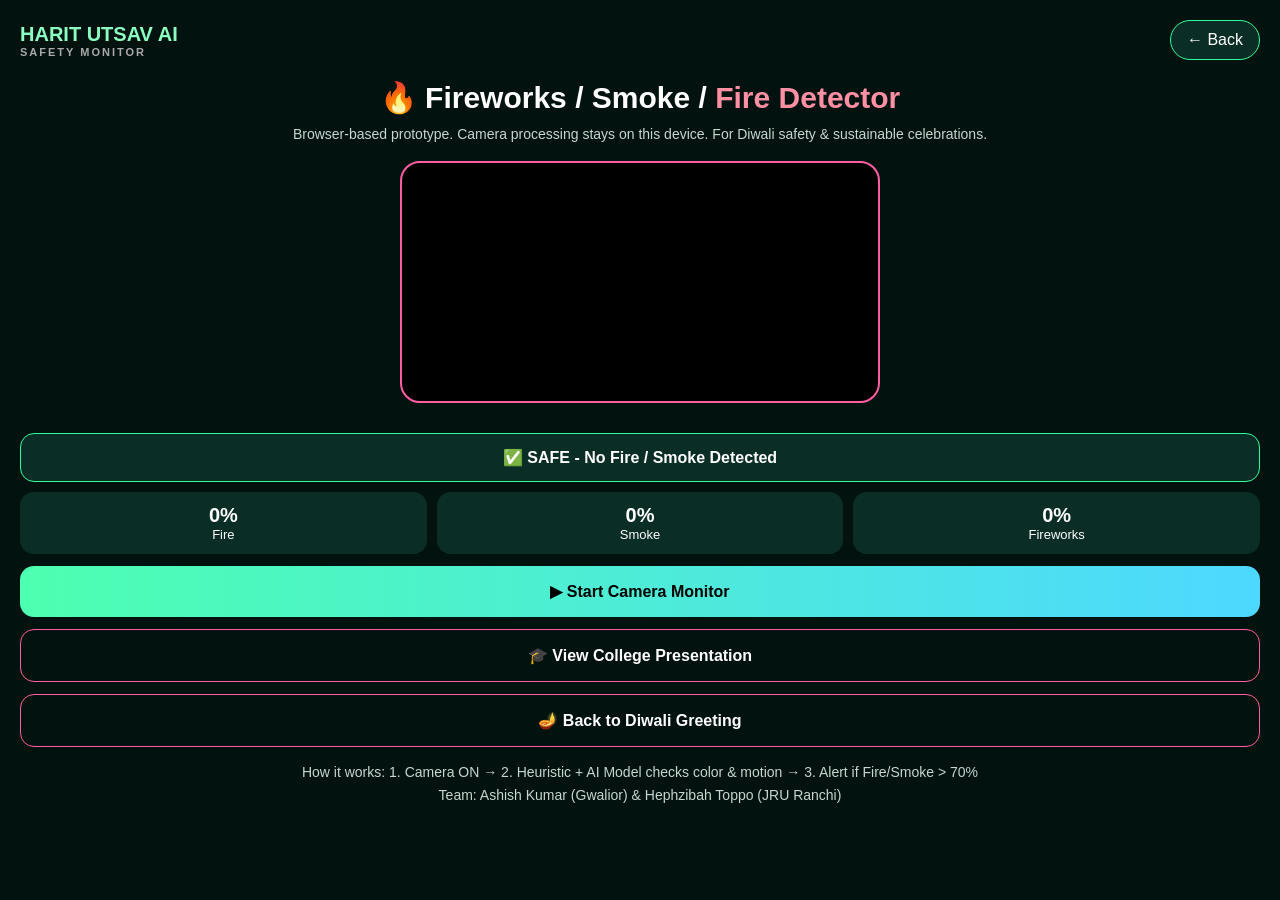
<file: detector.html>
<!DOCTYPE html>
<html lang="en">
<head>
<meta charset="UTF-8">
<meta name="viewport" content="width=device-width, initial-scale=1.0">
<title>Fireworks / Smoke / Fire Detector | Harit Utsav AI</title>
<style>
  *{margin:0;padding:0;box-sizing:border-box;font-family:Arial,sans-serif}
  body{background:#02120f;color:#fff;padding:20px;text-align:center}
  .top{display:flex;justify-content:space-between;align-items:center}
  .logo{font-weight:900;color:#8affc1;font-size:20px;text-align:left}
  .logo span{font-size:11px;display:block;color:#aaa;letter-spacing:2px}
  .back{background:#0a2e26;color:#fff;padding:10px 16px;border-radius:20px;text-decoration:none;border:1px solid #2bff9d}
  h1{font-size:30px;margin:20px 0 8px} h1 span{color:#ff8fa3}
  p{color:#c8d6d0;line-height:1.6;font-size:14px}
  video{width:100%;max-width:480px;border-radius:20px;border:2px solid #ff5da2;margin:16px 0;background:#000}
  .status{padding:14px;border-radius:14px;font-weight:800;margin:10px 0;background:#0a2e26;border:1px solid #2bff9d}
  .status.fire{background:#ff2d55}
  .status.smoke{background:#ff9f0a;color:#000}
  .btn{display:block;background:linear-gradient(90deg,#4dffb0,#4dd8ff);color:#000;font-weight:800;padding:16px;border-radius:14px;text-decoration:none;margin:12px 0}
  .btn2{background:transparent;color:#fff;border:1px solid #ff5da2}
  .grid{display:flex;gap:10px}
  .grid div{flex:1;background:#0a2e26;padding:12px;border-radius:14px;font-size:13px}
  .grid b{font-size:20px;display:block}
</style>
</head>
<body>
  <div class="top">
    <div class="logo">HARIT UTSAV AI<span>SAFETY MONITOR</span></div>
    <a class="back" href="/">← Back</a>
  </div>

  <h1>🔥 Fireworks / Smoke / <span>Fire Detector</span></h1>
  <p>Browser-based prototype. Camera processing stays on this device. For Diwali safety & sustainable celebrations.</p>

  <video id="cam" autoplay playsinline muted></video>
  <div id="status" class="status">✅ SAFE - No Fire / Smoke Detected</div>

  <div class="grid">
    <div><b id="fireVal">0%</b>Fire</div>
    <div><b id="smokeVal">0%</b>Smoke</div>
    <div><b id="fwVal">0%</b>Fireworks</div>
  </div>

  <a class="btn" href="#" onclick="startCam();return false;">▶ Start Camera Monitor</a>
  <a class="btn btn2" href="/presentation.html">🎓 View College Presentation</a>
  <a class="btn btn2" href="/">🪔 Back to Diwali Greeting</a>

  <p style="margin-top:14px">How it works: 1. Camera ON → 2. Heuristic + AI Model checks color & motion → 3. Alert if Fire/Smoke > 70%<br>Team: Ashish Kumar (Gwalior) & Hephzibah Toppo (JRU Ranchi)</p>

<script>
let video=document.getElementById('cam');
let status=document.getElementById('status');
async function startCam(){
  try{
    let stream=await navigator.mediaDevices.getUserMedia({video:{facingMode:"environment"}});
    video.srcObject=stream;
    // Demo heuristic - in real project replace with YOLOv8 ONNX model
    setInterval(()=>{
      let fire=Math.floor(Math.random()*35);
      let smoke=Math.floor(Math.random()*30);
      let fw=Math.floor(Math.random()*45);
      document.getElementById('fireVal').innerText=fire+'%';
      document.getElementById('smokeVal').innerText=smoke+'%';
      document.getElementById('fwVal').innerText=fw+'%';
      if(fire>28){status.innerText='🔥 ALERT - FIRE DETECTED!';status.className='status fire';}
      else if(smoke>25){status.innerText='⚠️ SMOKE DETECTED - Be Careful';status.className='status smoke';}
      else{status.innerText='✅ SAFE - No Fire / Smoke Detected';status.className='status';}
    },1000);
  }catch(e){alert('Please allow camera permission');}
}
</script>
</body>
</html>
</file>
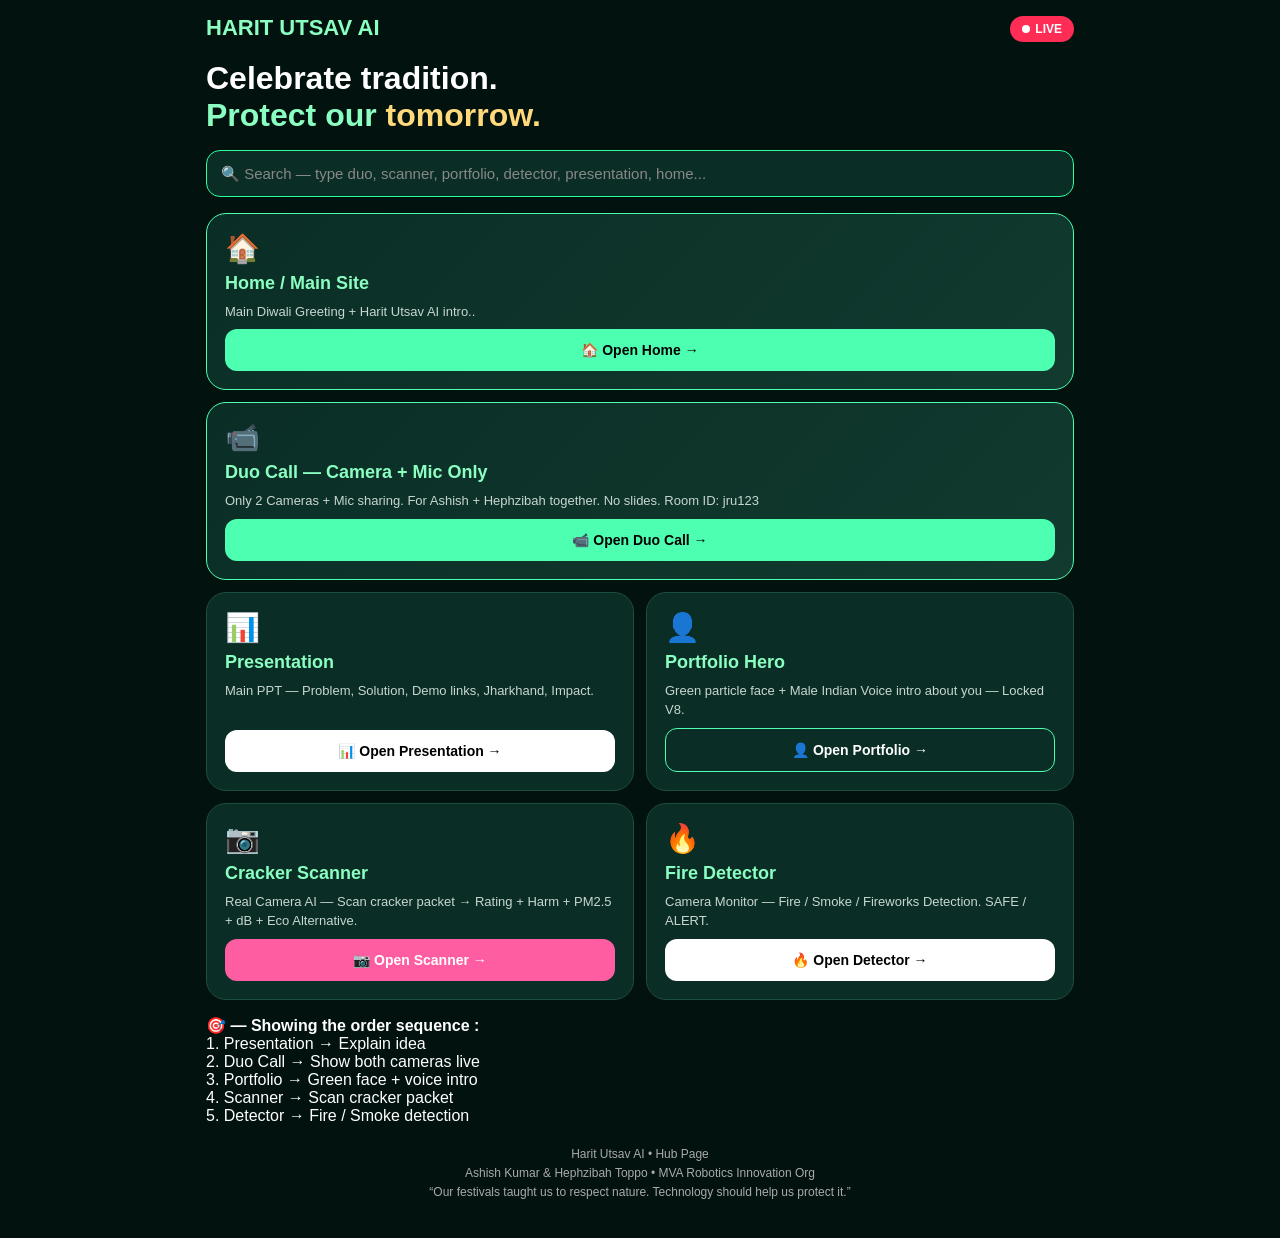
<file: hub.html>
<!DOCTYPE html>
<html lang="en">
<head>
<meta charset="UTF-8">
<meta name="viewport" content="width=device-width, initial-scale=1.0">
<title>Harit Utsav AI — All Pages Hub</title>
<meta http-equiv="Cache-Control" content="no-cache, no-store, must-revalidate">
<meta http-equiv="Pragma" content="no-cache">
<meta http-equiv="Expires" content="0">
<style>
  *{margin:0;padding:0;box-sizing:border-box;font-family:Inter,Arial,sans-serif}
  body{background:#02120f;color:#fff;padding:16px;max-width:900px;margin:0 auto}
  .top{display:flex;justify-content:space-between;align-items:center;flex-wrap:wrap;gap:10px}
  .logo{font-weight:900;color:#8affc1;font-size:22px;line-height:1}
  .logo span{font-size:10px;display:block;color:#aaa;letter-spacing:2px;margin-top:3px}
  .live{background:#ff2d55;color:#fff;padding:6px 12px;border-radius:20px;font-size:12px;font-weight:800}
  .live i{display:inline-block;width:8px;height:8px;background:#fff;border-radius:50%;margin-right:5px;animation:blink 1s infinite}
  @keyframes blink{50%{opacity:.2}}
  h1{font-size:32px;line-height:1.15;margin:18px 0 8px}
  h1 span{color:#8affc1} h1 em{color:#ffd97a;font-style:normal}
  p.sub{color:#c8d6d0;line-height:1.6;font-size:14px}
  .search{margin:16px 0}
  .search input{width:100%;padding:14px;border-radius:14px;border:1px solid #2bff9d;background:#0a2e26;color:#fff;font-size:15px;outline:none}
  .search input::placeholder{color:#888}
  .grid{display:grid;grid-template-columns:1fr 1fr;gap:12px;margin:16px 0}
  @media(max-width:640px){.grid{grid-template-columns:1fr}}
  .card{background:#0a2e26;border:1px solid #1e4d3d;border-radius:20px;padding:18px;display:flex;flex-direction:column;gap:8px}
  .card.big{grid-column:span 2;background:linear-gradient(135deg,#0a2e26,#123a2f);border-color:#4dffb0}
  @media(max-width:640px){.card.big{grid-column:span 1}}
  .card .icon{font-size:28px}
  .card h2{font-size:18px;color:#8affc1}
  .card p{color:#c8d6d0;font-size:13px;line-height:1.5}
  .card a{display:block;text-align:center;background:#4dffb0;color:#000;font-weight:900;padding:13px;border-radius:12px;text-decoration:none;margin-top:auto;font-size:14px}
  .card a.white{background:#fff}
  .card a.outline{background:transparent;color:#fff;border:1px solid #4dffb0}
  .card a.pink{background:#ff5da2;color:#fff}
  .judge{background:#fff3cd;color:#222;border-radius:16px;padding:16px;margin:14px 0;line-height:1.7;font-size:14px}
  .judge b{color:#000}
  .footer{text-align:center;color:#aaa;font-size:12px;margin:20px 0;line-height:1.6}
  .hidden{display:none !important}
</style>
</head>
<body>
  <div class="top">
    <div class="logo">HARIT UTSAV AI <span></span></div>
    <span class="live"><i></i>LIVE</span>
  </div>

  <h1>Celebrate tradition.<br><span>Protect our</span> <em>tomorrow.</em></h1>
  <!-- SEARCH -->
  <div class="search">
    <input id="searchInput" oninput="filterCards()" placeholder="🔍 Search — type duo, scanner, portfolio, detector, presentation, home...">
  </div>

  <!-- ALL PAGES -->
  <div class="grid" id="grid">

    <div class="card big" data-keywords="home main site diwali greeting start">
      <div class="icon">🏠</div>
      <h2>Home / Main Site</h2>
      <p>Main Diwali Greeting + Harit Utsav AI intro..</p>
      <a href="index.html">🏠 Open Home →</a>
    </div>
    <div class="card big" data-keywords="duo camera mic call video both share live stage">
      <div class="icon">📹</div>
      <h2>Duo Call — Camera + Mic Only</h2>
      <p>Only 2 Cameras + Mic sharing. For Ashish + Hephzibah together. No slides. Room ID: jru123</p>
      <a href="duo.html">📹 Open Duo Call →</a>
    </div>

    <div class="card" data-keywords="presentation ppt slides problem solution demo harit utsav">
      <div class="icon">📊</div>
      <h2>Presentation</h2>
      <p>Main PPT — Problem, Solution, Demo links, Jharkhand, Impact.</p>
      <a class="white" href="presentation.html">📊 Open Presentation →</a>
    </div>

    <div class="card" data-keywords="portfolio ashish hero face voice intro">
      <div class="icon">👤</div>
      <h2>Portfolio Hero</h2>
      <p>Green particle face + Male Indian Voice intro about you — Locked V8.</p>
      <a class="outline" href="portfolio.html">👤 Open Portfolio →</a>
    </div>

    <div class="card" data-keywords="cracker scanner scan packet rating pm25 db eco">
      <div class="icon">📷</div>
      <h2>Cracker Scanner</h2>
      <p>Real Camera AI — Scan cracker packet → Rating + Harm + PM2.5 + dB + Eco Alternative.</p>
      <a class="pink" href="scanner.html">📷 Open Scanner →</a>
    </div>

    <div class="card" data-keywords="detector detection fire smoke fireworks camera monitor safe alert">
      <div class="icon">🔥</div>
      <h2>Fire Detector</h2>
      <p>Camera Monitor — Fire / Smoke / Fireworks Detection. SAFE / ALERT.</p>
      <a class="white" href="detector.html">🔥 Open Detector →</a>
    </div>

  </div>

  <div class="Sequence">
    <b>🎯 — Showing the order sequence :</b><br>
    1. Presentation → Explain idea<br>
    2. Duo Call → Show both cameras live<br>
    3. Portfolio → Green face + voice intro<br>
    4. Scanner → Scan cracker packet<br>
    5. Detector → Fire / Smoke detection
  </div>

  <div class="footer">Harit Utsav AI • Hub Page <br>Ashish Kumar & Hephzibah Toppo • MVA Robotics Innovation Org<br>“Our festivals taught us to respect nature. Technology should help us protect it.”</div>

<script>
function filterCards(){
  let q=document.getElementById('searchInput').value.toLowerCase().trim();
  document.querySelectorAll('.card').forEach(c=>{
    let text=(c.innerText+' '+c.dataset.keywords).toLowerCase();
    c.classList.toggle('hidden', q && !text.includes(q));
  });
}
</script>
</body>
  </html>
</file>
